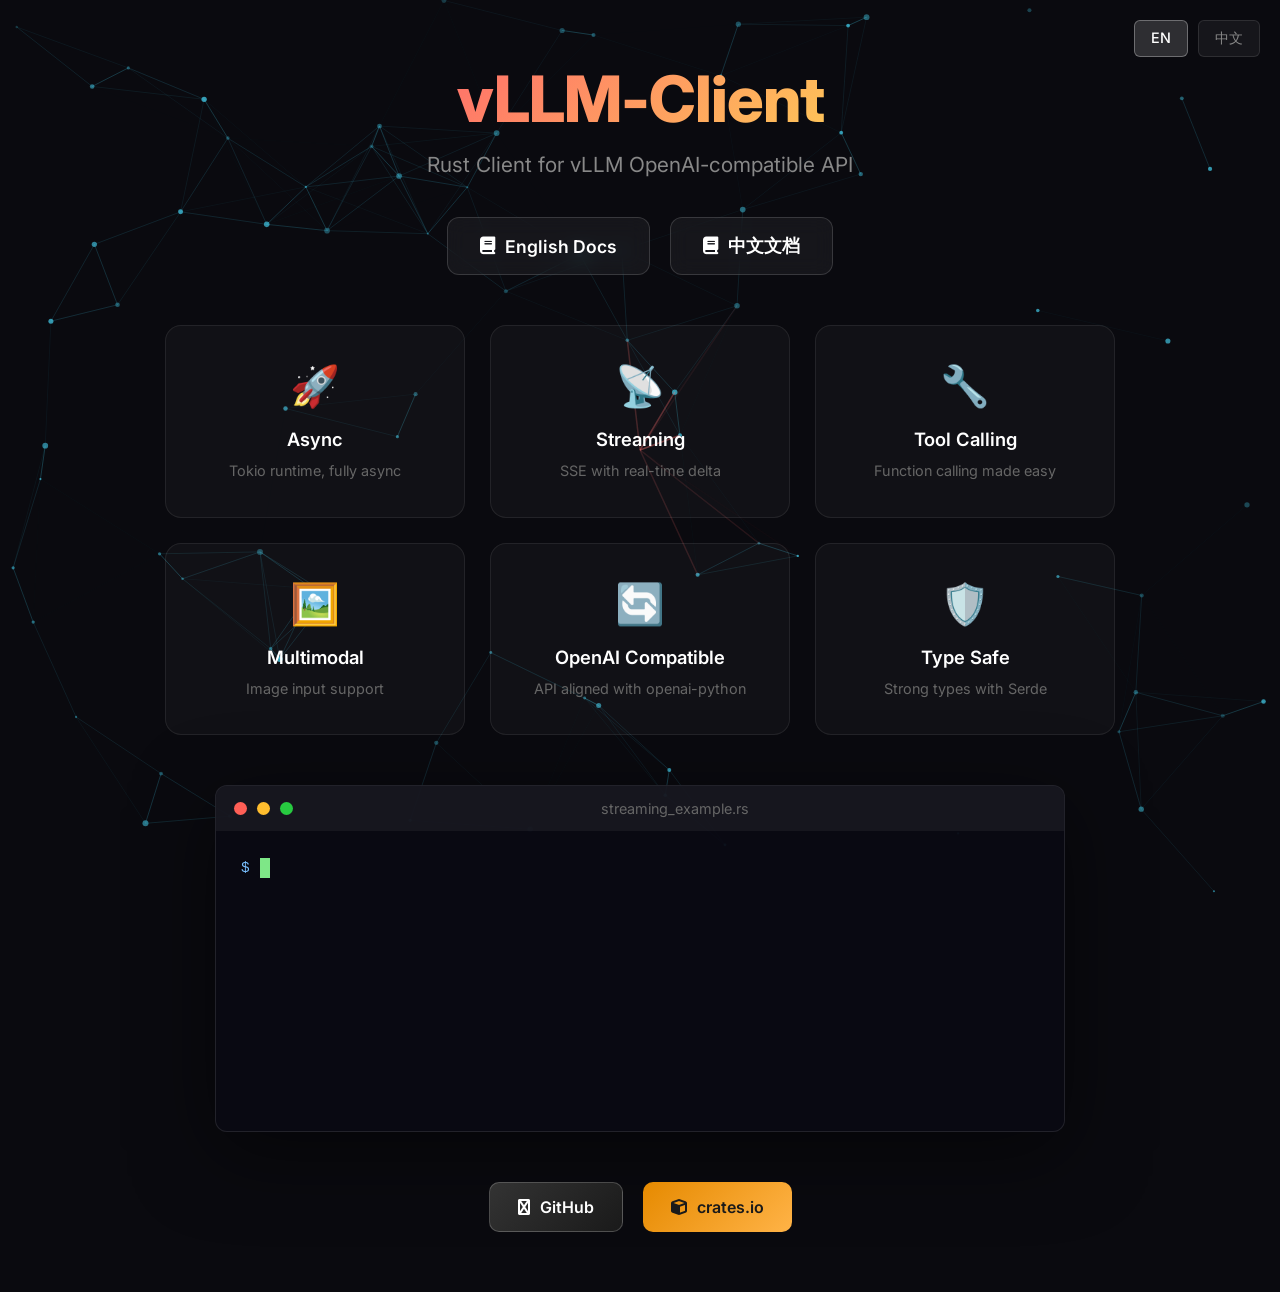
<file: docs/landing/index.html>
<!DOCTYPE HTML>
<html lang="en">
<head>
    <meta charset="UTF-8">
    <meta name="viewport" content="width=device-width, initial-scale=1.0">
    <title>vLLM-Client - Rust Client for vLLM API</title>
    <meta name="description" content="A Rust client library for vLLM API with OpenAI-compatible interface">

    <!-- Favicon -->
    <link rel="icon" href="favicon.svg" type="image/svg+xml">
    <link rel="icon" href="favicon.png">

    <!-- Fonts -->
    <link rel="stylesheet" href="https://cdnjs.cloudflare.com/ajax/libs/font-awesome/6.4.0/css/all.min.css">
    <link rel="stylesheet" href="https://fonts.googleapis.com/css2?family=Inter:wght@400;500;600;700;800&display=swap">

    <style>
        * { margin: 0; padding: 0; box-sizing: border-box; }

        html, body {
            width: 100%;
            min-height: 100vh;
            font-family: 'Inter', -apple-system, BlinkMacSystemFont, 'Segoe UI', sans-serif;
            background: #0a0a0f;
            color: #e0e0e0;
            overflow-x: hidden;
        }

        /* Particle Canvas */
        #particles-canvas {
            position: fixed;
            top: 0;
            left: 0;
            width: 100%;
            height: 100%;
            z-index: 0;
            pointer-events: none;
        }

        /* Main Container */
        .landing-container {
            position: relative;
            z-index: 1;
            min-height: 100vh;
            display: flex;
            flex-direction: column;
            align-items: center;
            padding: 60px 20px;
        }

        /* Language Switcher - Top Right */
        .lang-switcher {
            position: fixed;
            top: 20px;
            right: 20px;
            display: flex;
            gap: 10px;
            z-index: 100;
        }

        .lang-btn {
            padding: 8px 16px;
            border-radius: 6px;
            text-decoration: none;
            color: #888;
            font-weight: 500;
            font-size: 0.9rem;
            transition: all 0.3s ease;
            border: 1px solid rgba(255,255,255,0.1);
            background: rgba(255,255,255,0.05);
        }

        .lang-btn:hover {
            background: rgba(255,255,255,0.1);
            color: #fff;
        }

        .lang-btn.active {
            background: rgba(255,255,255,0.15);
            color: #fff;
            border-color: rgba(255,255,255,0.3);
        }

        /* Logo Section */
        .logo-section {
            text-align: center;
            margin-bottom: 40px;
        }

        .logo-title {
            font-size: 4rem;
            font-weight: 800;
            letter-spacing: -1px;
            background: linear-gradient(135deg, #ff6b6b, #feca57, #48dbfb, #ff9ff3);
            background-size: 300% 300%;
            -webkit-background-clip: text;
            -webkit-text-fill-color: transparent;
            background-clip: text;
            animation: gradient-shift 8s ease infinite;
        }

        @keyframes gradient-shift {
            0%, 100% { background-position: 0% 50%; }
            50% { background-position: 100% 50%; }
        }

        .logo-subtitle {
            font-size: 1.3rem;
            color: #888;
            margin-top: 15px;
            font-weight: 400;
        }

        /* Centered Doc Buttons */
        .doc-buttons {
            display: flex;
            gap: 20px;
            margin-bottom: 50px;
        }

        .doc-btn {
            display: inline-flex;
            align-items: center;
            gap: 10px;
            padding: 16px 32px;
            border-radius: 12px;
            text-decoration: none;
            color: #fff;
            font-weight: 600;
            font-size: 1.1rem;
            transition: all 0.3s ease;
            border: 1px solid rgba(255,255,255,0.15);
            background: rgba(255,255,255,0.05);
            backdrop-filter: blur(10px);
        }

        .doc-btn:hover {
            transform: translateY(-3px) scale(1.02);
            background: rgba(255,255,255,0.12);
            border-color: rgba(255,255,255,0.3);
            box-shadow: 0 15px 50px rgba(0,0,0,0.4);
        }

        /* Features Grid */
        .features-grid {
            display: grid;
            grid-template-columns: repeat(3, 1fr);
            gap: 25px;
            max-width: 950px;
            width: 100%;
            margin-bottom: 50px;
        }

        .feature-card {
            background: rgba(255,255,255,0.03);
            border: 1px solid rgba(255,255,255,0.08);
            border-radius: 16px;
            padding: 35px 25px;
            text-align: center;
            transition: all 0.4s cubic-bezier(0.175, 0.885, 0.32, 1.275);
            cursor: default;
        }

        .feature-card:hover {
            transform: translateY(-8px);
            background: rgba(255,255,255,0.06);
            border-color: rgba(255,255,255,0.2);
            box-shadow: 0 20px 60px rgba(0,0,0,0.4), 0 0 30px rgba(72, 219, 251, 0.1);
        }

        .feature-icon { font-size: 2.5rem; margin-bottom: 18px; }
        .feature-title { font-size: 1.15rem; font-weight: 600; color: #fff; margin-bottom: 10px; }
        .feature-desc { font-size: 0.9rem; color: #666; line-height: 1.5; }

        /* Terminal */
        .terminal-wrapper {
            width: 100%;
            max-width: 850px;
            margin-bottom: 50px;
        }

        .terminal-window {
            background: rgba(10, 10, 20, 0.95);
            border-radius: 12px;
            border: 1px solid rgba(255,255,255,0.1);
            overflow: hidden;
            box-shadow: 0 20px 80px rgba(0,0,0,0.5);
        }

        .terminal-header {
            background: rgba(255,255,255,0.05);
            padding: 14px 18px;
            display: flex;
            align-items: center;
            gap: 10px;
        }

        .terminal-dot { width: 13px; height: 13px; border-radius: 50%; }
        .terminal-dot.red { background: #ff5f56; }
        .terminal-dot.yellow { background: #ffbd2e; }
        .terminal-dot.green { background: #27ca40; }

        .terminal-title {
            flex: 1;
            text-align: center;
            color: #666;
            font-size: 0.9rem;
        }

        .terminal-body {
            padding: 25px;
            font-family: 'JetBrains Mono', 'Fira Code', 'Consolas', monospace;
            font-size: 0.9rem;
            line-height: 1.7;
            color: #7ee787;
            min-height: 300px;
            white-space: pre-wrap;
            word-break: break-word;
        }

        .comment { color: #6a737d; }
        .keyword { color: #ff7b72; }
        .string { color: #a5d6ff; }
        .function { color: #d2a8ff; }
        .macro { color: #ffa657; }
        .prompt { color: #79c0ff; }
        .attr { color: #7ee787; }

        .cursor {
            display: inline-block;
            width: 10px;
            height: 20px;
            background: #7ee787;
            animation: blink 1s step-end infinite;
            vertical-align: middle;
            margin-left: 2px;
        }

        @keyframes blink { 50% { opacity: 0; } }

        /* Social Links */
        .social-links { display: flex; gap: 20px; }

        .social-btn {
            display: inline-flex;
            align-items: center;
            gap: 10px;
            padding: 14px 28px;
            border-radius: 10px;
            text-decoration: none;
            font-weight: 600;
            font-size: 1rem;
            transition: all 0.3s ease;
        }

        .social-btn.github {
            background: linear-gradient(135deg, #333, #1a1a1a);
            color: #fff;
            border: 1px solid rgba(255,255,255,0.2);
        }

        .social-btn.github:hover {
            transform: translateY(-3px);
            box-shadow: 0 10px 40px rgba(0,0,0,0.4);
        }

        .social-btn.crates {
            background: linear-gradient(135deg, #e68a00, #ffb347);
            color: #1a1a1a;
        }

        .social-btn.crates:hover {
            transform: translateY(-3px);
            box-shadow: 0 10px 40px rgba(230, 138, 0, 0.3);
        }

        /* Responsive */
        @media (max-width: 900px) {
            .features-grid { grid-template-columns: repeat(2, 1fr); gap: 20px; }
        }

        @media (max-width: 600px) {
            .logo-title { font-size: 2.5rem; }
            .features-grid { grid-template-columns: 1fr; gap: 15px; }
            .doc-buttons { flex-direction: column; }
            .terminal-body { font-size: 0.8rem; padding: 15px; }
            .social-links { flex-direction: column; }
        }
    </style>
</head>
<body>
    <canvas id="particles-canvas"></canvas>

    <div class="landing-container">
        <!-- Language Switcher -->
        <div class="lang-switcher">
            <a href="index.html" class="lang-btn active">EN</a>
            <a href="zh/index.html" class="lang-btn">中文</a>
        </div>

        <!-- Logo -->
        <div class="logo-section">
            <h1 class="logo-title">vLLM-Client</h1>
            <p class="logo-subtitle">Rust Client for vLLM OpenAI-compatible API</p>
        </div>

        <!-- Doc Buttons -->
        <div class="doc-buttons">
            <a href="getting-started.html" class="doc-btn">
                <i class="fa fa-book"></i> English Docs
            </a>
            <a href="zh/getting-started.html" class="doc-btn">
                <i class="fa fa-book"></i> 中文文档
            </a>
        </div>

        <!-- Features -->
        <div class="features-grid">
            <div class="feature-card">
                <div class="feature-icon">🚀</div>
                <div class="feature-title">Async</div>
                <div class="feature-desc">Tokio runtime, fully async</div>
            </div>
            <div class="feature-card">
                <div class="feature-icon">📡</div>
                <div class="feature-title">Streaming</div>
                <div class="feature-desc">SSE with real-time delta</div>
            </div>
            <div class="feature-card">
                <div class="feature-icon">🔧</div>
                <div class="feature-title">Tool Calling</div>
                <div class="feature-desc">Function calling made easy</div>
            </div>
            <div class="feature-card">
                <div class="feature-icon">🖼️</div>
                <div class="feature-title">Multimodal</div>
                <div class="feature-desc">Image input support</div>
            </div>
            <div class="feature-card">
                <div class="feature-icon">🔄</div>
                <div class="feature-title">OpenAI Compatible</div>
                <div class="feature-desc">API aligned with openai-python</div>
            </div>
            <div class="feature-card">
                <div class="feature-icon">🛡️</div>
                <div class="feature-title">Type Safe</div>
                <div class="feature-desc">Strong types with Serde</div>
            </div>
        </div>

        <!-- Terminal -->
        <div class="terminal-wrapper">
            <div class="terminal-window">
                <div class="terminal-header">
                    <div class="terminal-dot red"></div>
                    <div class="terminal-dot yellow"></div>
                    <div class="terminal-dot green"></div>
                    <div class="terminal-title">streaming_example.rs</div>
                </div>
                <div class="terminal-body" id="terminal-content"></div>
            </div>
        </div>

        <!-- Social -->
        <div class="social-links">
            <a href="https://github.com/limoncc/vllm-client" class="social-btn github" target="_blank">
                <i class="fa fa-github"></i> GitHub
            </a>
            <a href="https://crates.io/crates/vllm-client" class="social-btn crates" target="_blank">
                <i class="fa fa-cube"></i> crates.io
            </a>
        </div>
    </div>

    <script>
        // Particles
        (function() {
            var canvas = document.getElementById('particles-canvas');
            if (!canvas) return;
            var ctx = canvas.getContext('2d');
            var particles = [];
            var particleCount = 80;

            function resize() {
                canvas.width = window.innerWidth;
                canvas.height = window.innerHeight;
            }
            resize();
            window.addEventListener('resize', resize);

            var mouse = { x: window.innerWidth / 2, y: window.innerHeight / 2 };
            document.addEventListener('mousemove', function(e) {
                mouse.x = e.clientX;
                mouse.y = e.clientY;
            });

            function Particle() {
                this.x = Math.random() * canvas.width;
                this.y = Math.random() * canvas.height;
                this.vx = (Math.random() - 0.5) * 0.5;
                this.vy = (Math.random() - 0.5) * 0.5;
                this.radius = Math.random() * 2 + 1;
                this.color = 'rgba(72, 219, 251, ' + (Math.random() * 0.5 + 0.2) + ')';
            }

            Particle.prototype.update = function() {
                this.x += this.vx;
                this.y += this.vy;
                if (this.x < 0) this.x = canvas.width;
                if (this.x > canvas.width) this.x = 0;
                if (this.y < 0) this.y = canvas.height;
                if (this.y > canvas.height) this.y = 0;
            };

            Particle.prototype.draw = function() {
                ctx.beginPath();
                ctx.arc(this.x, this.y, this.radius, 0, Math.PI * 2);
                ctx.fillStyle = this.color;
                ctx.fill();
            };

            for (var i = 0; i < particleCount; i++) {
                particles.push(new Particle());
            }

            function drawConnections() {
                for (var i = 0; i < particles.length; i++) {
                    for (var j = i + 1; j < particles.length; j++) {
                        var dx = particles[i].x - particles[j].x;
                        var dy = particles[i].y - particles[j].y;
                        var dist = Math.sqrt(dx * dx + dy * dy);
                        if (dist < 150) {
                            var opacity = 1 - (dist / 150);
                            ctx.beginPath();
                            ctx.strokeStyle = 'rgba(72, 219, 251, ' + (opacity * 0.3) + ')';
                            ctx.lineWidth = 1;
                            ctx.moveTo(particles[i].x, particles[i].y);
                            ctx.lineTo(particles[j].x, particles[j].y);
                            ctx.stroke();
                        }
                    }
                }
                for (var i = 0; i < particles.length; i++) {
                    var dx = particles[i].x - mouse.x;
                    var dy = particles[i].y - mouse.y;
                    var dist = Math.sqrt(dx * dx + dy * dy);
                    if (dist < 200) {
                        var opacity = 1 - (dist / 200);
                        ctx.beginPath();
                        ctx.strokeStyle = 'rgba(255, 107, 107, ' + (opacity * 0.5) + ')';
                        ctx.lineWidth = 1.5;
                        ctx.moveTo(particles[i].x, particles[i].y);
                        ctx.lineTo(mouse.x, mouse.y);
                        ctx.stroke();
                    }
                }
            }

            function animate() {
                ctx.clearRect(0, 0, canvas.width, canvas.height);
                for (var i = 0; i < particles.length; i++) {
                    particles[i].update();
                    particles[i].draw();
                }
                drawConnections();
                requestAnimationFrame(animate);
            }
            animate();
        })();

        // Typewriter
        var codeLines = [
            '<span class="prompt">$</span> <span class="macro">cargo</span> add vllm-client',
            '',
            '<span class="comment">// Use the client</span>',
            '<span class="keyword">use</span> vllm_client::VllmClient;',
            '<span class="keyword">use</span> serde_json::json;',
            '',
            '<span class="attr">#[tokio::main]</span>',
            '<span class="keyword">async fn</span> main() <span class="keyword">-&gt;</span> Result&lt;()&gt; {',
            '    <span class="keyword">let</span> client = VllmClient::new(<span class="string">"http://localhost:8000"</span>);',
            '',
            '    <span class="keyword">let</span> <span class="keyword">mut</span> stream = client.chat()',
            '        .completions()',
            '        .create()',
            '        .messages(json!([',
            '            {<span class="string">"role"</span>: <span class="string">"user"</span>, <span class="string">"content"</span>: <span class="string">"Hello!"</span>}',
            '        ]))',
            '        .stream(<span class="macro">true</span>)',
            '        .send_stream()',
            '        .await?;',
            '',
            '    <span class="keyword">while let</span> Some(event) = stream.next().<span class="function">await</span> {',
            '        <span class="keyword">if let</span> StreamEvent::Content(delta) = event {',
            '            print!(<span class="string">"{}"</span>, delta);',
            '        }',
            '    }',
            '}',
            ''
        ];

        var lineIndex = 0, charIndex = 0, isTag = false, currentHtml = '';

        function typeWriter() {
            if (lineIndex < codeLines.length) {
                var line = codeLines[lineIndex];
                if (charIndex < line.length) {
                    var ch = line[charIndex];
                    if (ch === '<') isTag = true;
                    currentHtml += ch;
                    if (ch === '>') isTag = false;
                    charIndex++;
                    document.getElementById('terminal-content').innerHTML = currentHtml + '<span class="cursor"></span>';
                    setTimeout(typeWriter, isTag ? 0 : 15);
                } else {
                    currentHtml += '\n';
                    charIndex = 0;
                    lineIndex++;
                    document.getElementById('terminal-content').innerHTML = currentHtml + '<span class="cursor"></span>';
                    setTimeout(typeWriter, 100);
                }
            } else {
                document.getElementById('terminal-content').innerHTML = currentHtml;
            }
        }
        setTimeout(typeWriter, 1000);
    </script>
</body>
</html>
</file>
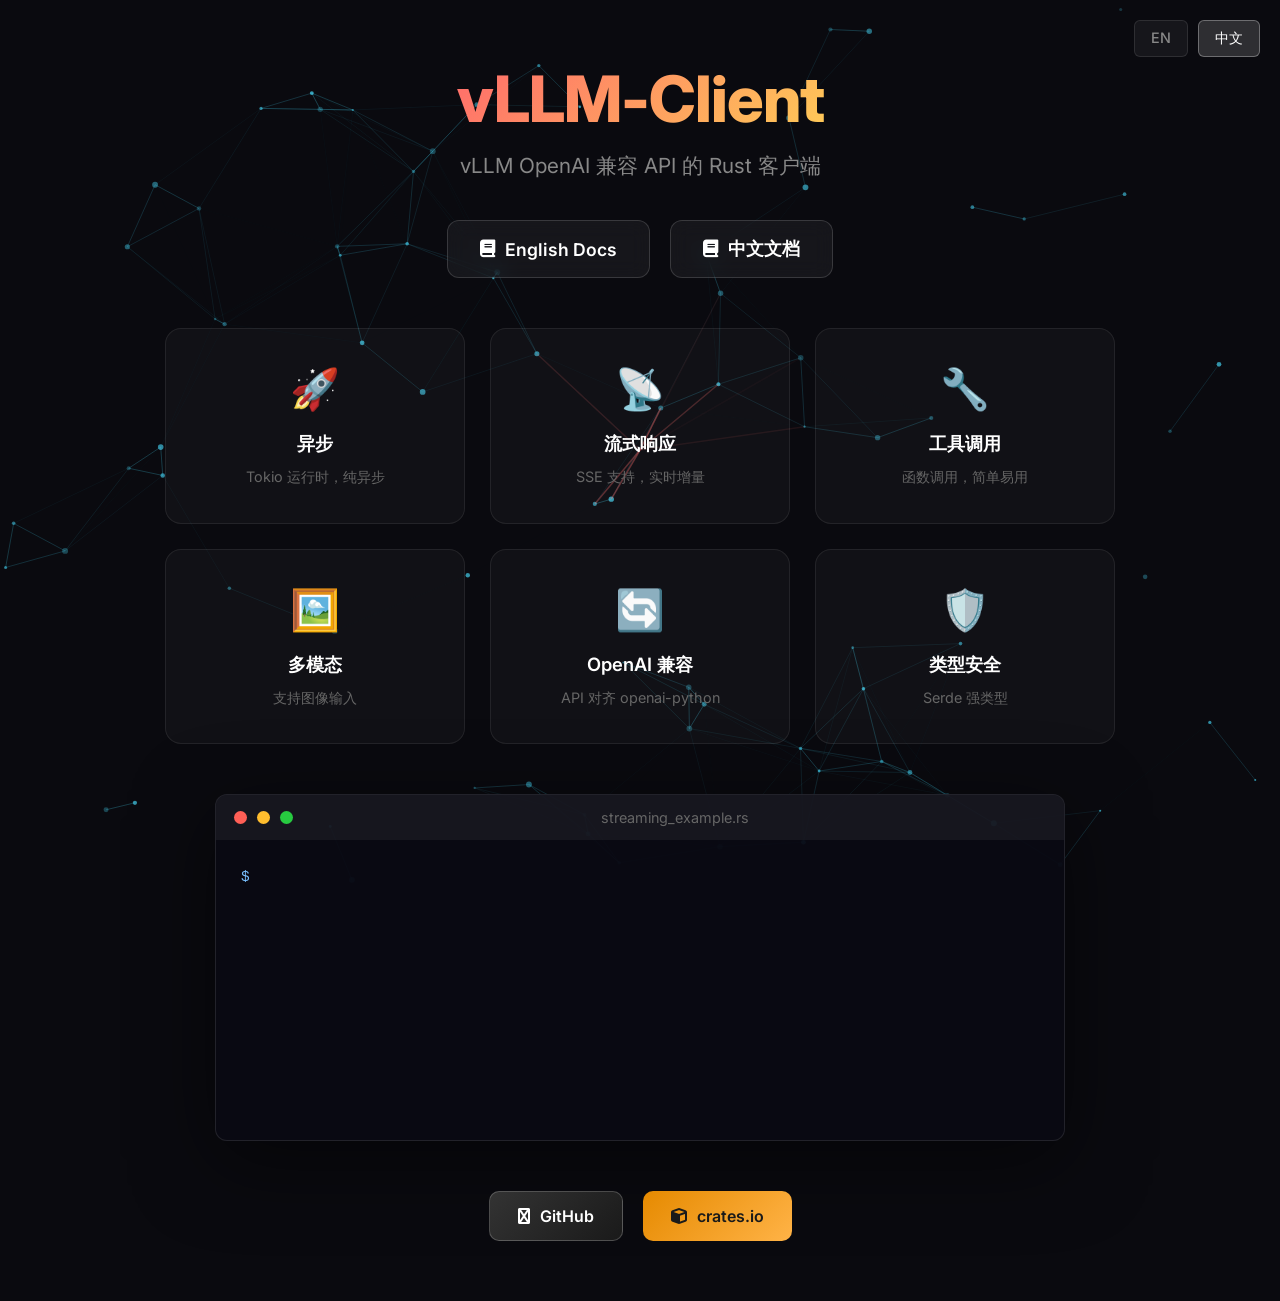
<file: docs/landing/zh/index.html>
<!DOCTYPE HTML>
<html lang="zh-CN">
<head>
    <meta charset="UTF-8">
    <meta name="viewport" content="width=device-width, initial-scale=1.0">
    <title>vLLM-Client - vLLM API 的 Rust 客户端</title>
    <meta name="description" content="一个兼容 OpenAI 接口的 vLLM API Rust 客户端库">

    <link rel="icon" href="../favicon.svg" type="image/svg+xml">
    <link rel="icon" href="../favicon.png">
    <link rel="stylesheet" href="https://cdnjs.cloudflare.com/ajax/libs/font-awesome/6.4.0/css/all.min.css">
    <link rel="stylesheet" href="https://fonts.googleapis.com/css2?family=Inter:wght@400;500;600;700;800&display=swap">

    <style>
        * { margin: 0; padding: 0; box-sizing: border-box; }
        html, body {
            width: 100%;
            min-height: 100vh;
            font-family: 'Inter', -apple-system, BlinkMacSystemFont, 'Segoe UI', sans-serif;
            background: #0a0a0f;
            color: #e0e0e0;
            overflow-x: hidden;
        }
        #particles-canvas { position: fixed; top: 0; left: 0; width: 100%; height: 100%; z-index: 0; pointer-events: none; }
        .landing-container { position: relative; z-index: 1; min-height: 100vh; display: flex; flex-direction: column; align-items: center; padding: 60px 20px; }
        .lang-switcher { position: fixed; top: 20px; right: 20px; display: flex; gap: 10px; z-index: 100; }
        .lang-btn { padding: 8px 16px; border-radius: 6px; text-decoration: none; color: #888; font-weight: 500; font-size: 0.9rem; transition: all 0.3s ease; border: 1px solid rgba(255,255,255,0.1); background: rgba(255,255,255,0.05); }
        .lang-btn:hover { background: rgba(255,255,255,0.1); color: #fff; }
        .lang-btn.active { background: rgba(255,255,255,0.15); color: #fff; border-color: rgba(255,255,255,0.3); }
        .logo-section { text-align: center; margin-bottom: 40px; }
        .logo-title { font-size: 4rem; font-weight: 800; letter-spacing: -1px; background: linear-gradient(135deg, #ff6b6b, #feca57, #48dbfb, #ff9ff3); background-size: 300% 300%; -webkit-background-clip: text; -webkit-text-fill-color: transparent; background-clip: text; animation: gradient-shift 8s ease infinite; }
        @keyframes gradient-shift { 0%, 100% { background-position: 0% 50%; } 50% { background-position: 100% 50%; } }
        .logo-subtitle { font-size: 1.3rem; color: #888; margin-top: 15px; font-weight: 400; }
        .doc-buttons { display: flex; gap: 20px; margin-bottom: 50px; }
        .doc-btn { display: inline-flex; align-items: center; gap: 10px; padding: 16px 32px; border-radius: 12px; text-decoration: none; color: #fff; font-weight: 600; font-size: 1.1rem; transition: all 0.3s ease; border: 1px solid rgba(255,255,255,0.15); background: rgba(255,255,255,0.05); backdrop-filter: blur(10px); }
        .doc-btn:hover { transform: translateY(-3px) scale(1.02); background: rgba(255,255,255,0.12); border-color: rgba(255,255,255,0.3); box-shadow: 0 15px 50px rgba(0,0,0,0.4); }
        .features-grid { display: grid; grid-template-columns: repeat(3, 1fr); gap: 25px; max-width: 950px; width: 100%; margin-bottom: 50px; }
        .feature-card { background: rgba(255,255,255,0.03); border: 1px solid rgba(255,255,255,0.08); border-radius: 16px; padding: 35px 25px; text-align: center; transition: all 0.4s cubic-bezier(0.175, 0.885, 0.32, 1.275); cursor: default; }
        .feature-card:hover { transform: translateY(-8px); background: rgba(255,255,255,0.06); border-color: rgba(255,255,255,0.2); box-shadow: 0 20px 60px rgba(0,0,0,0.4), 0 0 30px rgba(72, 219, 251, 0.1); }
        .feature-icon { font-size: 2.5rem; margin-bottom: 18px; }
        .feature-title { font-size: 1.15rem; font-weight: 600; color: #fff; margin-bottom: 10px; }
        .feature-desc { font-size: 0.9rem; color: #666; line-height: 1.5; }
        .terminal-wrapper { width: 100%; max-width: 850px; margin-bottom: 50px; }
        .terminal-window { background: rgba(10, 10, 20, 0.95); border-radius: 12px; border: 1px solid rgba(255,255,255,0.1); overflow: hidden; box-shadow: 0 20px 80px rgba(0,0,0,0.5); }
        .terminal-header { background: rgba(255,255,255,0.05); padding: 14px 18px; display: flex; align-items: center; gap: 10px; }
        .terminal-dot { width: 13px; height: 13px; border-radius: 50%; }
        .terminal-dot.red { background: #ff5f56; }
        .terminal-dot.yellow { background: #ffbd2e; }
        .terminal-dot.green { background: #27ca40; }
        .terminal-title { flex: 1; text-align: center; color: #666; font-size: 0.9rem; }
        .terminal-body { padding: 25px; font-family: 'JetBrains Mono', 'Fira Code', 'Consolas', monospace; font-size: 0.9rem; line-height: 1.7; color: #7ee787; min-height: 300px; white-space: pre-wrap; word-break: break-word; }
        .comment { color: #6a737d; }
        .keyword { color: #ff7b72; }
        .string { color: #a5d6ff; }
        .function { color: #d2a8ff; }
        .macro { color: #ffa657; }
        .prompt { color: #79c0ff; }
        .attr { color: #7ee787; }
        .cursor { display: inline-block; width: 10px; height: 20px; background: #7ee787; animation: blink 1s step-end infinite; vertical-align: middle; margin-left: 2px; }
        @keyframes blink { 50% { opacity: 0; } }
        .social-links { display: flex; gap: 20px; }
        .social-btn { display: inline-flex; align-items: center; gap: 10px; padding: 14px 28px; border-radius: 10px; text-decoration: none; font-weight: 600; font-size: 1rem; transition: all 0.3s ease; }
        .social-btn.github { background: linear-gradient(135deg, #333, #1a1a1a); color: #fff; border: 1px solid rgba(255,255,255,0.2); }
        .social-btn.github:hover { transform: translateY(-3px); box-shadow: 0 10px 40px rgba(0,0,0,0.4); }
        .social-btn.crates { background: linear-gradient(135deg, #e68a00, #ffb347); color: #1a1a1a; }
        .social-btn.crates:hover { transform: translateY(-3px); box-shadow: 0 10px 40px rgba(230, 138, 0, 0.3); }
        @media (max-width: 900px) { .features-grid { grid-template-columns: repeat(2, 1fr); gap: 20px; } }
        @media (max-width: 600px) { .logo-title { font-size: 2.5rem; } .features-grid { grid-template-columns: 1fr; gap: 15px; } .doc-buttons { flex-direction: column; } .terminal-body { font-size: 0.8rem; padding: 15px; } .social-links { flex-direction: column; } }
    </style>
</head>
<body>
    <canvas id="particles-canvas"></canvas>

    <div class="landing-container">
        <div class="lang-switcher">
            <a href="../index.html" class="lang-btn">EN</a>
            <a href="index.html" class="lang-btn active">中文</a>
        </div>

        <div class="logo-section">
            <h1 class="logo-title">vLLM-Client</h1>
            <p class="logo-subtitle">vLLM OpenAI 兼容 API 的 Rust 客户端</p>
        </div>

        <div class="doc-buttons">
            <a href="../getting-started.html" class="doc-btn">
                <i class="fa fa-book"></i> English Docs
            </a>
            <a href="getting-started.html" class="doc-btn">
                <i class="fa fa-book"></i> 中文文档
            </a>
        </div>

        <div class="features-grid">
            <div class="feature-card">
                <div class="feature-icon">🚀</div>
                <div class="feature-title">异步</div>
                <div class="feature-desc">Tokio 运行时，纯异步</div>
            </div>
            <div class="feature-card">
                <div class="feature-icon">📡</div>
                <div class="feature-title">流式响应</div>
                <div class="feature-desc">SSE 支持，实时增量</div>
            </div>
            <div class="feature-card">
                <div class="feature-icon">🔧</div>
                <div class="feature-title">工具调用</div>
                <div class="feature-desc">函数调用，简单易用</div>
            </div>
            <div class="feature-card">
                <div class="feature-icon">🖼️</div>
                <div class="feature-title">多模态</div>
                <div class="feature-desc">支持图像输入</div>
            </div>
            <div class="feature-card">
                <div class="feature-icon">🔄</div>
                <div class="feature-title">OpenAI 兼容</div>
                <div class="feature-desc">API 对齐 openai-python</div>
            </div>
            <div class="feature-card">
                <div class="feature-icon">🛡️</div>
                <div class="feature-title">类型安全</div>
                <div class="feature-desc">Serde 强类型</div>
            </div>
        </div>

        <div class="terminal-wrapper">
            <div class="terminal-window">
                <div class="terminal-header">
                    <div class="terminal-dot red"></div>
                    <div class="terminal-dot yellow"></div>
                    <div class="terminal-dot green"></div>
                    <div class="terminal-title">streaming_example.rs</div>
                </div>
                <div class="terminal-body" id="terminal-content"></div>
            </div>
        </div>

        <div class="social-links">
            <a href="https://github.com/limoncc/vllm-client" class="social-btn github" target="_blank">
                <i class="fa fa-github"></i> GitHub
            </a>
            <a href="https://crates.io/crates/vllm-client" class="social-btn crates" target="_blank">
                <i class="fa fa-cube"></i> crates.io
            </a>
        </div>
    </div>

    <script>
        // Particles and Typewriter - same as English version
        (function() {
            var canvas = document.getElementById('particles-canvas');
            if (!canvas) return;
            var ctx = canvas.getContext('2d');
            var particles = [];
            var particleCount = 80;

            function resize() { canvas.width = window.innerWidth; canvas.height = window.innerHeight; }
            resize();
            window.addEventListener('resize', resize);
            var mouse = { x: window.innerWidth / 2, y: window.innerHeight / 2 };
            document.addEventListener('mousemove', function(e) { mouse.x = e.clientX; mouse.y = e.clientY; });

            function Particle() {
                this.x = Math.random() * canvas.width;
                this.y = Math.random() * canvas.height;
                this.vx = (Math.random() - 0.5) * 0.5;
                this.vy = (Math.random() - 0.5) * 0.5;
                this.radius = Math.random() * 2 + 1;
                this.color = 'rgba(72, 219, 251, ' + (Math.random() * 0.5 + 0.2) + ')';
            }
            Particle.prototype.update = function() {
                this.x += this.vx; this.y += this.vy;
                if (this.x < 0) this.x = canvas.width;
                if (this.x > canvas.width) this.x = 0;
                if (this.y < 0) this.y = canvas.height;
                if (this.y > canvas.height) this.y = 0;
            };
            Particle.prototype.draw = function() { ctx.beginPath(); ctx.arc(this.x, this.y, this.radius, 0, Math.PI * 2); ctx.fillStyle = this.color; ctx.fill(); };

            for (var i = 0; i < particleCount; i++) particles.push(new Particle());

            function drawConnections() {
                for (var i = 0; i < particles.length; i++) {
                    for (var j = i + 1; j < particles.length; j++) {
                        var dx = particles[i].x - particles[j].x, dy = particles[i].y - particles[j].y, dist = Math.sqrt(dx * dx + dy * dy);
                        if (dist < 150) { var opacity = 1 - (dist / 150); ctx.beginPath(); ctx.strokeStyle = 'rgba(72, 219, 251, ' + (opacity * 0.3) + ')'; ctx.lineWidth = 1; ctx.moveTo(particles[i].x, particles[i].y); ctx.lineTo(particles[j].x, particles[j].y); ctx.stroke(); }
                    }
                }
                for (var i = 0; i < particles.length; i++) {
                    var dx = particles[i].x - mouse.x, dy = particles[i].y - mouse.y, dist = Math.sqrt(dx * dx + dy * dy);
                    if (dist < 200) { var opacity = 1 - (dist / 200); ctx.beginPath(); ctx.strokeStyle = 'rgba(255, 107, 107, ' + (opacity * 0.5) + ')'; ctx.lineWidth = 1.5; ctx.moveTo(particles[i].x, particles[i].y); ctx.lineTo(mouse.x, mouse.y); ctx.stroke(); }
                }
            }
            function animate() { ctx.clearRect(0, 0, canvas.width, canvas.height); for (var i = 0; i < particles.length; i++) { particles[i].update(); particles[i].draw(); } drawConnections(); requestAnimationFrame(animate); }
            animate();
        })();

        var codeLines = [
            '<span class="prompt">$</span> <span class="macro">cargo</span> add vllm-client',
            '',
            '<span class="comment">// 使用客户端</span>',
            '<span class="keyword">use</span> vllm_client::VllmClient;',
            '<span class="keyword">use</span> serde_json::json;',
            '',
            '<span class="attr">#[tokio::main]</span>',
            '<span class="keyword">async fn</span> main() <span class="keyword">-&gt;</span> Result&lt;()&gt; {',
            '    <span class="keyword">let</span> client = VllmClient::new(<span class="string">"http://localhost:8000"</span>);',
            '',
            '    <span class="keyword">let</span> <span class="keyword">mut</span> stream = client.chat()',
            '        .completions()',
            '        .create()',
            '        .messages(json!([',
            '            {<span class="string">"role"</span>: <span class="string">"user"</span>, <span class="string">"content"</span>: <span class="string">"你好！"</span>}',
            '        ]))',
            '        .stream(<span class="macro">true</span>)',
            '        .send_stream()',
            '        .await?;',
            '',
            '    <span class="keyword">while let</span> Some(event) = stream.next().<span class="function">await</span> {',
            '        <span class="keyword">if let</span> StreamEvent::Content(delta) = event {',
            '            print!(<span class="string">"{}"</span>, delta);',
            '        }',
            '    }',
            '}',
            ''
        ];

        var lineIndex = 0, charIndex = 0, isTag = false, currentHtml = '';
        function typeWriter() {
            if (lineIndex < codeLines.length) {
                var line = codeLines[lineIndex];
                if (charIndex < line.length) {
                    var ch = line[charIndex];
                    if (ch === '<') isTag = true;
                    currentHtml += ch;
                    if (ch === '>') isTag = false;
                    charIndex++;
                    document.getElementById('terminal-content').innerHTML = currentHtml + '<span class="cursor"></span>';
                    setTimeout(typeWriter, isTag ? 0 : 15);
                } else {
                    currentHtml += '\n';
                    charIndex = 0;
                    lineIndex++;
                    document.getElementById('terminal-content').innerHTML = currentHtml + '<span class="cursor"></span>';
                    setTimeout(typeWriter, 100);
                }
            } else { document.getElementById('terminal-content').innerHTML = currentHtml; }
        }
        setTimeout(typeWriter, 1000);
    </script>
</body>
</html>
</file>
